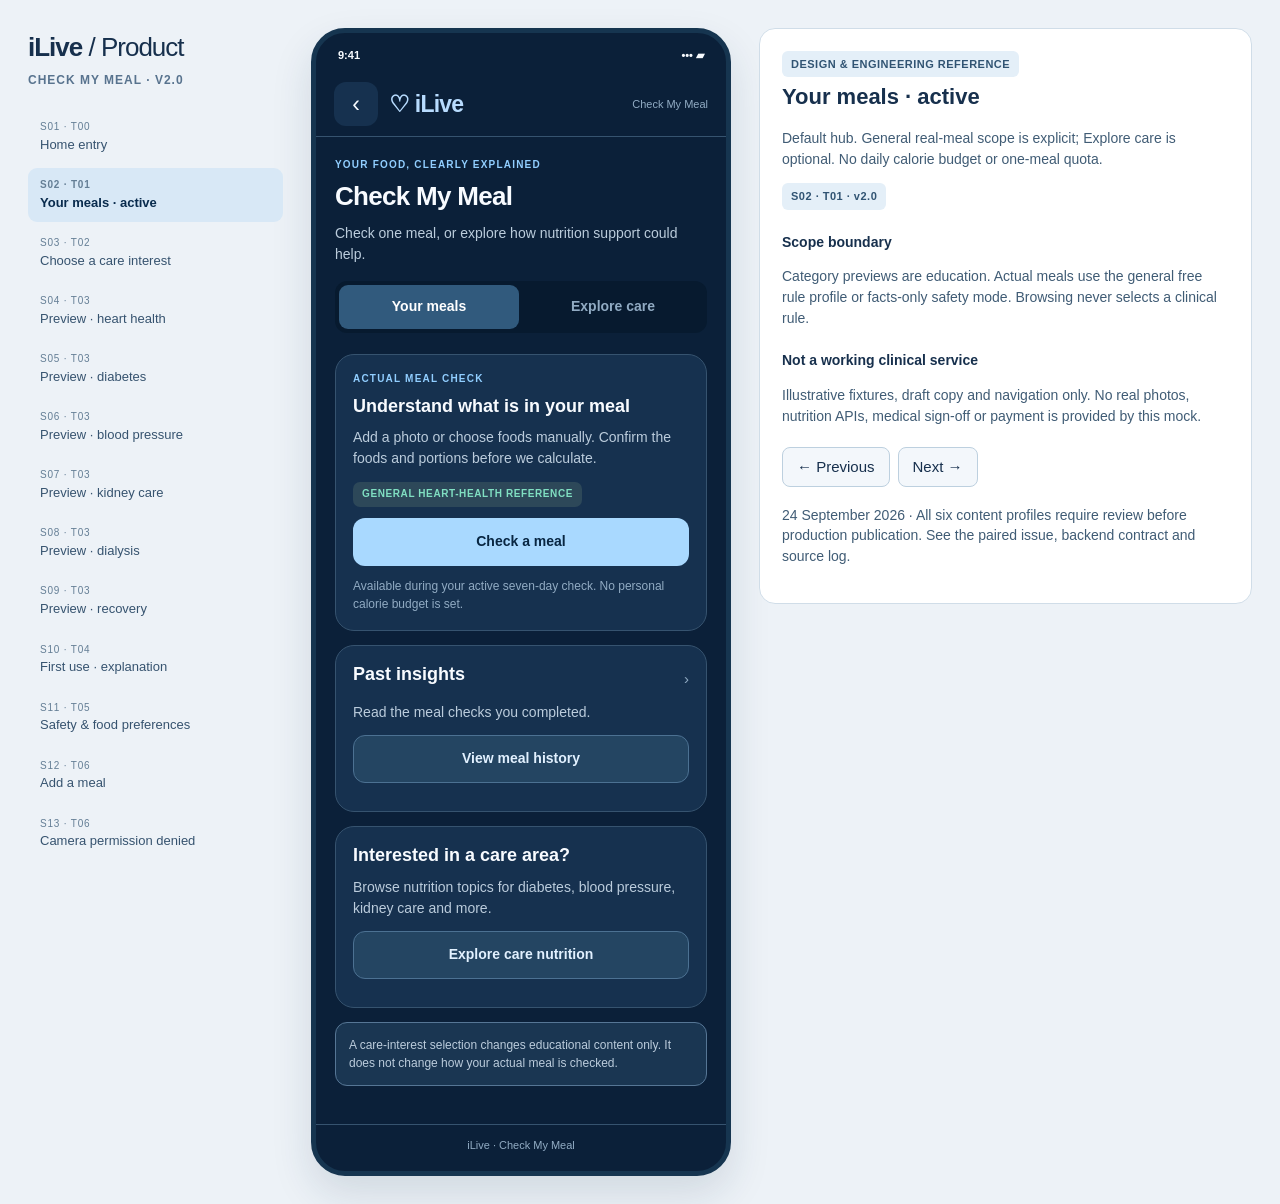
<file: index.html>
<!doctype html><html lang="en"><head><meta charset="utf-8"><meta name="viewport" content="width=device-width, initial-scale=1"><title>iLive · Check My Meal v2.0</title><style>
:root{--bg:#0b2039;--card:#16314f;--raised:#214160;--ink:#f8fbff;--muted:#bbccdc;--dim:#91abc3;--line:#36536f;--blue:#91ceff;--mint:#80dfc2;--amber:#ffdc91;--red:#ffb3b7}
*{box-sizing:border-box}body{margin:0;background:#edf2f7;color:#17304d;font-family:Arial,Helvetica,sans-serif;font-size:15px;line-height:1.48}button,input,select{font:inherit}button{cursor:pointer}button:focus-visible,input:focus-visible,select:focus-visible{outline:3px solid #61c7ff;outline-offset:3px} .shell{max-width:1360px;margin:auto;padding:28px;display:grid;grid-template-columns:255px 420px minmax(250px,1fr);gap:28px;align-items:start} .side{position:sticky;top:20px;max-height:94vh;overflow:auto}.brand{font-size:26px;font-weight:800;letter-spacing:-1px}.edition{font-size:12px;font-weight:700;letter-spacing:1px;color:#58738e;text-transform:uppercase;margin:6px 0 20px}.navbtn{display:block;width:100%;text-align:left;padding:10px 12px;border:0;border-radius:9px;background:transparent;color:#36536f;font-size:13px;margin-bottom:4px}.navbtn.active{background:#d8e8f6;color:#092b4d;font-weight:700}.navbtn span{font-size:10px;display:block;letter-spacing:.8px;color:#647e95}.panel{border:1px solid #d0dde8;border-radius:16px;padding:22px;background:#fff}.panel h2{font-size:22px;margin:4px 0 10px}.panel h3{margin-top:22px;font-size:14px}.panel p{font-size:14px;color:#405c75}.tag{display:inline-block;padding:5px 9px;border-radius:6px;background:#e4eff8;color:#315473;font-size:11px;font-weight:700;letter-spacing:.5px}.right{position:sticky;top:24px}.controls{display:flex;gap:8px;margin-top:20px}.controls button{min-height:40px;padding:8px 14px;border:1px solid #bdd0df;background:#f3f7fb;border-radius:8px;color:#17304d}
.phone{background:var(--bg);color:var(--ink);border:5px solid #163550;border-radius:34px;overflow:hidden;width:420px;min-height:880px;box-shadow:0 18px 40px #16314f22}.status{padding:14px 22px 9px;display:flex;justify-content:space-between;font-weight:700;font-size:11px}.appbar{display:flex;align-items:center;gap:11px;padding:10px 18px;border-bottom:1px solid var(--line);min-height:58px}.logomark{font-size:23px;letter-spacing:-.8px;font-weight:700;color:#b8dcff}.sub{font-size:11px;color:var(--dim);margin-left:auto}.back{display:inline-flex;align-items:center;justify-content:center;border:0;border-radius:12px;background:var(--card);color:var(--ink);width:44px;height:44px;font-size:23px;flex-shrink:0}.body{padding:21px 19px 24px;min-height:713px}.body h1{font-size:26px;line-height:1.18;letter-spacing:-.7px;margin:8px 0 11px}.body h2{font-size:18px;line-height:1.3;margin:0 0 9px}.body p{margin:7px 0 12px;font-size:14px;color:var(--muted);line-height:1.5}.eyebrow{font-size:10px;letter-spacing:1.2px;text-transform:uppercase;font-weight:800;color:var(--blue);margin-bottom:8px}.caption{font-size:12px!important;color:var(--dim)!important;line-height:1.5!important}.card{background:var(--card);border:1px solid var(--line);padding:17px;border-radius:19px;margin:14px 0}.card.soft{background:#133847;border-color:#32735f}.card.warn{background:#3a3440;border-color:#927647}.card.error{background:#402e41;border-color:#965965}.card p:last-child{margin-bottom:0}.row{display:flex;align-items:center;justify-content:space-between;gap:10px}.chips{display:flex;flex-wrap:wrap;gap:7px;margin-top:12px}.chip{display:inline-block;background:#2b4a68;color:#d3e9ff;padding:6px 10px;border-radius:20px;font-size:12px;font-weight:700}.pill{display:inline-block;background:#2d4859;color:var(--mint);padding:5px 9px;border-radius:7px;font-size:10px;font-weight:800;letter-spacing:.6px}.previewlabel{display:inline-block;background:#5b4825;color:#ffe0a4;font-weight:800;font-size:10px;letter-spacing:.7px;padding:7px 9px;border-radius:8px}.tabs{display:flex;padding:4px;background:#071a2f;border-radius:12px;gap:4px;margin:16px 0 21px}.tabs button{width:50%;border:0;background:transparent;color:var(--dim);border-radius:9px;min-height:44px;font-size:14px;font-weight:700}.tabs button.sel{background:#315a7d;color:#fff}.btn{width:100%;min-height:48px;display:flex;align-items:center;justify-content:center;border:0;border-radius:12px;background:#a9d9ff;color:#082642;font-size:14px;font-weight:800;padding:12px 14px;margin:11px 0;line-height:1.25;text-align:center}.btn.secondary{background:#244562;color:#e2f1ff;border:1px solid #4c7192}.btn.link{background:transparent;color:var(--blue);border:0;margin:3px 0}.btn:disabled{background:#2b3d51;color:#91a2b4;cursor:not-allowed;border:1px solid #435970}.textbtn{border:0;background:transparent;color:var(--blue);min-height:44px;padding:5px 0;font-size:12px;font-weight:700}.divider{height:1px;background:var(--line);margin:15px 0}.listrow{padding:12px 0;border-top:1px solid var(--line)}.listrow:first-child{border:0;padding-top:0}.listrow strong{font-size:14px;line-height:1.35;display:block}.listrow small{display:block;color:var(--muted);font-size:12px;margin-top:4px}.num{border-radius:9px;background:#294c6c;min-width:28px;height:28px;display:flex;align-items:center;justify-content:center;font-size:12px;color:var(--blue)}.topic{display:flex;gap:10px;align-items:flex-start;margin:14px 0;font-size:14px;line-height:1.45;color:#e3edf8}.topic .num{margin-top:0}.notice{padding:13px;border:1px solid #567695;border-radius:12px;background:#1a3652;color:var(--muted);font-size:12px;line-height:1.5;margin:14px 0}.bottom{font-size:11px;color:var(--dim);text-align:center;padding:12px 16px 18px;border-top:1px solid var(--line)}.home-strip{padding:13px;border:1px dashed #526a80;border-radius:12px;color:var(--dim);font-size:13px;margin:13px 0}.feature{border:1px solid #71b4de;background:#16425c}.roundicon{height:44px;width:44px;border-radius:13px;background:#2c5a76;display:flex;align-items:center;justify-content:center;font-size:20px}.topicsbutton{width:100%;border:1px solid var(--line);background:var(--card);color:var(--ink);border-radius:14px;padding:13px 14px;text-align:left;margin:8px 0;min-height:64px}.topicsbutton strong{display:block;font-size:14px}.topicsbutton small{display:block;color:var(--dim);font-size:11px;margin-top:3px}.field{margin:17px 0}.field label{display:block;font-size:14px;font-weight:700;margin-bottom:8px}.field input,.field select{width:100%;padding:12px;border-radius:10px;border:1px solid #5b7691;background:#122c46;color:#fff;min-height:46px;font-size:14px}.options{display:flex;flex-wrap:wrap;gap:7px}.opt{min-height:44px;min-width:44px;border:1px solid #597490;border-radius:9px;padding:9px 11px;background:#16314f;color:#c9d9e9;font-size:12px}.opt.chosen{background:#345e76;border-color:#9ad7ec;color:white}.checkline{display:flex;gap:9px;align-items:flex-start;font-size:13px;margin:14px 0;color:#d5e4f1}.checkline input{width:20px;height:20px;flex-shrink:0}.progress-ring{width:90px;height:90px;border:8px solid #2a4b68;border-right-color:#85cfff;border-top-color:#85cfff;border-radius:50%;margin:28px auto}.center{text-align:center}.metric{display:flex;align-items:center;justify-content:space-between;gap:10px;border-top:1px solid var(--line);padding:12px 0;font-size:13px}.metric:first-child{border:0}.metric strong{font-size:16px;white-space:nowrap}.metric small{display:block;color:var(--dim);font-size:11px;margin-top:3px}.fixture{background:#173347;border:1px dashed #587893;border-radius:8px;color:#bfdbed;padding:8px 10px;font-size:10px;margin:9px 0}.twobtn{display:grid;grid-template-columns:1fr 1fr;gap:8px}.twobtn .btn{margin:5px 0}.fooddisc{height:48px;width:48px;flex-shrink:0;border-radius:14px;background:#385366;color:#b7dcf0;display:flex;align-items:center;justify-content:center;font-weight:700;font-size:16px}.tone-amber{color:var(--amber)}.tick{color:var(--mint);font-size:17px}.muted{color:var(--dim)}.infoline{font-size:12px;line-height:1.5;color:var(--muted);margin:8px 0}.fine{font-size:10px;color:#627c92;margin-top:18px}.fieldlegend{font-size:12px;color:var(--dim);margin-top:4px}
@media(max-width:1100px){.shell{grid-template-columns:210px 420px}.right{grid-column:1/-1;position:static}.side{max-height:90vh}}@media(max-width:710px){.shell{display:block;padding:12px}.side{position:static;max-height:190px;margin-bottom:20px}.phone{width:min(420px,100%);margin:auto}.right{margin-top:20px}.panel{padding:16px}} .render .shell{display:block;padding:0;max-width:none}.render .side,.render .right{display:none}.render .phone{box-shadow:none}.render{background:white}
</style></head><body><main class="shell"><aside class="side"><div class="brand">iLive<span style="font-weight:400"> / Product</span></div><div class="edition">Check My Meal · v2.0</div><nav id="nav" aria-label="Review scenarios"></nav></aside><section class="phone" id="phone" aria-label="Mobile screen preview"><div class="status"><span>9:41</span><span>•••  ▰</span></div><div class="appbar"><button class="back" aria-label="Back to hub" onclick="show('hub')">‹</button><span class="logomark">♡ iLive</span><span class="sub">Check My Meal</span></div><div class="body" id="screen"></div><div class="bottom">iLive · Check My Meal</div></section><aside class="right panel"><span class="tag">DESIGN & ENGINEERING REFERENCE</span><h2 id="reviewtitle"></h2><p id="reviewnote"></p><div class="tag" id="reviewid"></div><h3>Scope boundary</h3><p>Category previews are education. Actual meals use the general free rule profile or facts-only safety mode. Browsing never selects a clinical rule.</p><h3>Not a working clinical service</h3><p>Illustrative fixtures, draft copy and navigation only. No real photos, nutrition APIs, medical sign-off or payment is provided by this mock.</p><div class="controls"><button onclick="step(-1)">← Previous</button><button onclick="step(1)">Next →</button></div><p class="fine">24 September 2026 · All six content profiles require review before production publication. See the paired issue, backend contract and source log.</p></aside></main><script>
const PROFILES=[{"id": "longevity", "title": "Heart health & prevention", "sourceLabel": "Longevity and prevention", "keys": ["satfat", "fiber", "sugar", "sodium"], "labels": ["Saturated fat", "Fibre", "Free sugars", "Salt (sodium)"], "lead": "Explore the food topics considered in heart-health nutrition support.", "topics": ["Food composition and everyday eating patterns", "Fibre sources and the types of fat in a meal", "How food preferences can shape an individual plan"], "caution": "This preview is not a personal diet or a judgement of your meal.", "contentVersion": "2.0-draft", "clinicalStatus": "PENDING_APPROVAL", "productionEnabled": false, "mode": "CARE_PREVIEW", "diagnosisEffect": "NONE", "enrolmentEffect": "NONE", "analysisRuleEffect": "NONE", "source": "S02: FRX_RULES.longevity", "labelsStatus": "PROPOSED_EDITORIAL_ALIGNMENT", "benefitText": "Review the nutrition benefits included in available iLive Care plans. Individual support depends on the plan and clinical assessment.", "sections": ["PREVIEW_HEADER", "NUTRIENT_TOPICS", "TOPICS_TO_DISCUSS", "IMPORTANT_CONTEXT", "HOW_TARGETS_ARE_SET", "CARE_ACTION"]}, {"id": "diabetes", "title": "Diabetes", "sourceLabel": "Diabetes", "keys": ["carb", "sugar", "fiber", "protein"], "labels": ["Carbohydrate", "Free sugars", "Fibre", "Protein"], "lead": "Explore what nutrition support for diabetes can consider.", "topics": ["Carbohydrate amounts and meal patterns", "The role of fibre and protein in the meal", "How medicines, preferences and other conditions inform individual advice"], "caution": "This preview does not predict your glucose response or advise a medicine change.", "contentVersion": "2.0-draft", "clinicalStatus": "PENDING_APPROVAL", "productionEnabled": false, "mode": "CARE_PREVIEW", "diagnosisEffect": "NONE", "enrolmentEffect": "NONE", "analysisRuleEffect": "NONE", "source": "S02: FRX_RULES.diabetes", "labelsStatus": "PROPOSED_EDITORIAL_ALIGNMENT", "benefitText": "Review the nutrition benefits included in available iLive Care plans. Individual support depends on the plan and clinical assessment.", "sections": ["PREVIEW_HEADER", "NUTRIENT_TOPICS", "TOPICS_TO_DISCUSS", "IMPORTANT_CONTEXT", "HOW_TARGETS_ARE_SET", "CARE_ACTION"]}, {"id": "hypertension", "title": "High blood pressure", "sourceLabel": "High blood pressure", "keys": ["sodium", "satfat", "potassium"], "labels": ["Salt (sodium)", "Saturated fat", "Potassium"], "lead": "Explore the food topics considered in blood-pressure care.", "topics": ["Salt sources in meals and packaged foods", "Food choices, preparation and overall eating pattern", "Other health conditions and medicines considered together"], "caution": "Do not interpret a nutrient topic as an instruction to increase or restrict it.", "contentVersion": "2.0-draft", "clinicalStatus": "PENDING_APPROVAL", "productionEnabled": false, "mode": "CARE_PREVIEW", "diagnosisEffect": "NONE", "enrolmentEffect": "NONE", "analysisRuleEffect": "NONE", "source": "S02: FRX_RULES.hypertension", "labelsStatus": "PROPOSED_EDITORIAL_ALIGNMENT", "benefitText": "Review the nutrition benefits included in available iLive Care plans. Individual support depends on the plan and clinical assessment.", "sections": ["PREVIEW_HEADER", "NUTRIENT_TOPICS", "TOPICS_TO_DISCUSS", "IMPORTANT_CONTEXT", "HOW_TARGETS_ARE_SET", "CARE_ACTION"]}, {"id": "ckd", "title": "Kidney care · not on dialysis", "sourceLabel": "Kidney disease", "keys": ["potassium", "phosphorus", "sodium", "protein"], "labels": ["Potassium", "Phosphate", "Salt (sodium)", "Protein"], "lead": "See why kidney nutrition support needs individual review.", "topics": ["The kidney-care context and available clinical information", "Protein, mineral and salt topics considered together", "How an individual plan differs from a general food list"], "caution": "No protein, mineral or fluid limit is prescribed in this preview. Follow your own care team’s advice.", "contentVersion": "2.0-draft", "clinicalStatus": "PENDING_APPROVAL", "productionEnabled": false, "mode": "CARE_PREVIEW", "diagnosisEffect": "NONE", "enrolmentEffect": "NONE", "analysisRuleEffect": "NONE", "source": "S02: FRX_RULES.ckd", "labelsStatus": "PROPOSED_EDITORIAL_ALIGNMENT", "benefitText": "Review the nutrition benefits included in available iLive Care plans. Individual support depends on the plan and clinical assessment.", "sections": ["PREVIEW_HEADER", "NUTRIENT_TOPICS", "TOPICS_TO_DISCUSS", "IMPORTANT_CONTEXT", "HOW_TARGETS_ARE_SET", "CARE_ACTION"]}, {"id": "ckdDialysis", "title": "Kidney care · dialysis", "sourceLabel": "Kidney disease on dialysis", "keys": ["potassium", "phosphorus", "protein", "sodium"], "labels": ["Potassium", "Phosphate", "Protein", "Salt (sodium)"], "lead": "Explore nutrition support in the context of dialysis care.", "topics": ["Dialysis context and the person’s nutritional needs", "Protein and mineral topics reviewed together", "Meal preferences and prescribed instructions considered in one plan"], "caution": "This preview does not change medicines, binder timing, fluid limits or your prescribed diet.", "contentVersion": "2.0-draft", "clinicalStatus": "PENDING_APPROVAL", "productionEnabled": false, "mode": "CARE_PREVIEW", "diagnosisEffect": "NONE", "enrolmentEffect": "NONE", "analysisRuleEffect": "NONE", "source": "S02: FRX_RULES.ckdDialysis", "labelsStatus": "PROPOSED_EDITORIAL_ALIGNMENT", "benefitText": "Review the nutrition benefits included in available iLive Care plans. Individual support depends on the plan and clinical assessment.", "sections": ["PREVIEW_HEADER", "NUTRIENT_TOPICS", "TOPICS_TO_DISCUSS", "IMPORTANT_CONTEXT", "HOW_TARGETS_ARE_SET", "CARE_ACTION"]}, {"id": "recovery", "title": "Recovery after hospital care", "sourceLabel": "Recovery after surgery or hospital", "keys": ["protein", "kcal", "fiber"], "labels": ["Protein", "Calories", "Fibre"], "lead": "Explore the role of nutrition support during recovery.", "topics": ["Food intake, appetite and the recovery context", "Protein, energy and everyday meal choices", "Other conditions and discharge instructions considered together"], "caution": "Recovery needs individual assessment. This is not a rehabilitation or post-surgery prescription.", "contentVersion": "2.0-draft", "clinicalStatus": "PENDING_APPROVAL", "productionEnabled": false, "mode": "CARE_PREVIEW", "diagnosisEffect": "NONE", "enrolmentEffect": "NONE", "analysisRuleEffect": "NONE", "source": "S02: FRX_RULES.recovery", "labelsStatus": "PROPOSED_EDITORIAL_ALIGNMENT", "benefitText": "Review the nutrition benefits included in available iLive Care plans. Individual support depends on the plan and clinical assessment.", "sections": ["PREVIEW_HEADER", "NUTRIENT_TOPICS", "TOPICS_TO_DISCUSS", "IMPORTANT_CONTEXT", "HOW_TARGETS_ARE_SET", "CARE_ACTION"]}]; const SCENARIOS=[{"id": "S01", "title": "Home entry", "view": "home", "template": "T00", "note": "Keep the existing Home hierarchy. Only the Check My Meal entry is revised; adjacent modules are unchanged."}, {"id": "S02", "title": "Your meals · active", "view": "hub", "template": "T01", "note": "Default hub. General real-meal scope is explicit; Explore care is optional. No daily calorie budget or one-meal quota."}, {"id": "S03", "title": "Choose a care interest", "view": "picker", "template": "T02", "note": "Browsing only. Six draft categories demonstrate capability, not launch approval. Do not write selected interest to the clinical record."}, {"id": "S04", "title": "Preview · heart health", "view": "preview:longevity", "template": "T03", "note": "One preview template. Every visible section belongs to this category and is labelled as education, not a personal diet."}, {"id": "S05", "title": "Preview · diabetes", "view": "preview:diabetes", "template": "T03", "note": "Category content changes, but the real-meal engine does not. A visible Your meals tab leads back to general checking."}, {"id": "S06", "title": "Preview · blood pressure", "view": "preview:hypertension", "template": "T03", "note": "Three nutrient topics are supplied for this source profile. Do not force every category to show four chips."}, {"id": "S07", "title": "Preview · kidney care", "view": "preview:ckd", "template": "T03", "note": "No specific mineral/protein/fluid limits or blanket food prescription. Do not mix this preview with a real-meal verdict."}, {"id": "S08", "title": "Preview · dialysis", "view": "preview:ckdDialysis", "template": "T03", "note": "Separate content identity from non-dialysis. No medication/binder timing or personal treatment advice is published here."}, {"id": "S09", "title": "Preview · recovery", "view": "preview:recovery", "template": "T03", "note": "Recovery is a draft content category, not automatic recovery-programme enrolment or rehabilitation advice."}, {"id": "S10", "title": "First use · explanation", "view": "consent", "template": "T04", "note": "Shown before creating a real check. Consent text needs Privacy approval. Informational previews do not require image processing."}, {"id": "S11", "title": "Safety & food preferences", "view": "safety", "template": "T05", "note": "All six source fields remain explicit. This long page scrolls. No missing answer defaults to No/None; factual safety mode is derived by the server."}, {"id": "S12", "title": "Add a meal", "view": "input", "template": "T06", "note": "Camera, gallery and manual entry plus an editable meal slot. This review mock never uploads a real image."}, {"id": "S13", "title": "Camera permission denied", "view": "permission", "template": "T06", "note": "Permission state variant, not a new nutrition flow. Offer gallery/manual routes and native settings guidance."}, {"id": "S14", "title": "Manual food catalogue", "view": "search", "template": "T07", "note": "Approved searchable preparation records. Search/add/edit interactions need existing catalogue identifiers, not model-created nutrient values."}, {"id": "S15", "title": "Food & portion editor", "view": "editor", "template": "T08", "note": "Update preparation/quantity from governed choices. Confirmation is invalidated by every edit; no zero or missing portion."}, {"id": "S16", "title": "Recognition in progress", "view": "progress", "template": "T09", "note": "Identity/portion candidates only. Cancellation terminates work. No clinician-review wording; no nutrient verdict before confirmation."}, {"id": "S17", "title": "Confirmation · unresolved", "view": "confirm-unresolved", "template": "T10", "note": "An unresolved item disables calculation. User must map, replace or explicitly remove it. No guess or silent omission."}, {"id": "S18", "title": "Confirmation · ready", "view": "confirm", "template": "T10", "note": "Explicit confirmation required even with high-confidence image recognition. One server revision produces one immutable result."}, {"id": "S19", "title": "General meal result", "view": "result", "template": "T11", "note": "Illustrative numeric fixture, not a real meal. Server supplies all rows and observations; preview category is absent from the analysis context."}, {"id": "S20", "title": "Nutrient facts only", "view": "facts", "template": "T11", "note": "Same result template, safety variant. No targets, traffic lights, suitability judgement, suggestions or glucose-impact category."}, {"id": "S21", "title": "Meal history", "view": "history", "template": "T12", "note": "Only completed checks. Multiple entries in one meal slot are allowed; these are not proof of consumption or a daily intake total."}, {"id": "S22", "title": "Historical result detail", "view": "historical", "template": "T11", "note": "Original result and original context. Changing browsing category or current rules never rewrites history. Edit creates a new authorised draft."}, {"id": "S23", "title": "Free analysis ended", "view": "expired", "template": "T13", "note": "New camera/gallery/manual analysis is locked. History and approved care previews remain readable. No timer restart from browsing/purchase."}, {"id": "S24", "title": "Preview · paid order pending", "view": "pending", "template": "T03", "note": "Commercial state variant. Replace Explore plans with Track activation; preview selection cannot create a second primary order."}, {"id": "S25", "title": "Preview content unavailable", "view": "unavailable", "template": "T03", "note": "No stale revoked, partial or unrelated-category content. Other permitted activities remain available. Unknown required blocks fail safely."}, {"id": "S26", "title": "Meal recognition failure", "view": "error", "template": "T09", "note": "No sample-meal substitution. Retry/manual recovery uses the original attempt deadline. A new draft requires new authorisation."}, {"id": "S27", "title": "Empty meal history", "view": "empty", "template": "T12", "note": "History empty state; no fabricated examples in personal records. Illustrative review fixtures are not production records."}]; let current='hub', chosen='diabetes', expired=false, demoFactsOnly=false;
const B=(text,view,type='')=>`<button class="btn ${type}" onclick="show('${view}')">${text}</button>`;
const C=(s,cl='')=>`<section class="card ${cl}">${s}</section>`;
const N=s=>`<div class="notice">${s}</div>`;
const E=s=>`<div class="eyebrow">${s}</div>`;
const T=which=>`<div class="tabs" role="tablist" aria-label="Meal feature activities"><button role="tab" aria-selected="${which==='meal'}" class="${which==='meal'?'sel':''}" onclick="show('hub')">Your meals</button><button role="tab" aria-selected="${which==='care'}" class="${which==='care'?'sel':''}" onclick="show('preview:'+chosen)">Explore care</button></div>`;
const F=()=>'<div class="fixture">ILLUSTRATIVE REVIEW FIXTURE · NOT A REAL MEAL RESULT</div>';
const rows=(facts=false)=>[['Calories','640','kcal','General lunch reference: 700 kcal'],['Carbohydrate','76','g','Above general reference'],['Protein','24','g','Below general reference'],['Fibre','8','g','Below general reference'],['Total fat','26.7','g','Estimated amount; not a scored row'],['Saturated fat','5','g','Within general reference'],['Free sugars','3','g','Within general reference'],['Sodium','480','mg','Within general reference']].map(([n,v,u,a])=>`<div class="metric"><div>${n}${facts?'':`<small>${a}</small>`}</div><strong>${v} <span style="font-size:11px;font-weight:400">${u}</span></strong></div>`).join('');
const food=(title,sub,act='editor',unresolved=false)=>`<div class="listrow row"><div class="fooddisc">${unresolved?'?':'◌'}</div><div style="flex:1"><strong>${title}</strong><small>${sub}</small></div><button class="textbtn" onclick="show('${act}')">${unresolved?'Choose':'Edit'}</button></div>`;
function preview(id,pending=false){chosen=id;let p=PROFILES.find(x=>x.id===id);return `<h1>Check My Meal</h1>${T('care')}<span class="previewlabel">CARE PREVIEW · NOT YOUR PERSONAL DIET</span><div class="row" style="align-items:flex-start;margin-top:14px"><h1 style="font-size:24px">${p.title}</h1><button class="textbtn" onclick="show('picker')">Change topic</button></div><p>${p.lead}</p>${C(`${E('Food topics for this care area')}<div class="chips">${p.labels.map(x=>`<span class="chip">${x}</span>`).join('')}</div><p class="caption">These are topics to explore, not nutrient limits set for you.</p>`)}${C(`<h2>What support can consider</h2>${p.topics.map((x,i)=>`<div class="topic"><span class="num">${i+1}</span><span>${x}</span></div>`).join('')}`)}${C(`${E('Important context')}<p>${p.caution}</p>`,'warn')}${C(`<h2>How targets are set</h2><p>An individual plan needs your health information and clinical review. No personal calorie or nutrient target is set here.</p><p class="caption">More than one concern? An individual plan considers them together.</p>`)}${C(`<h2>${pending?'Your order is in progress':'Explore iLive Care'}</h2><p>${pending?'You can keep reading. Track your existing order instead of starting another purchase.':p.benefitText}</p>${B(pending?'Track activation':'Explore available plans',pending?'handoff:activation':'handoff:plans')}${pending?'<p class="caption">Paid care has not started. Payment alone does not mean activation.</p>':''}`)}${N('Checking your actual meal is separate. The free check uses general heart-health rules or nutrient facts only, not this preview category.')}${B('Go to Your meals','hub','secondary')}`}
function content(view){
 if(view.startsWith('preview:'))return preview(view.split(':')[1]);
 switch(view){
 case 'home':return `${E('Free Heart Health Check')}<h1>Your day</h1><span class="pill">DAY 3 OF 7</span><div class="home-strip">Existing care support and assessment sections remain unchanged.</div>${C(`<div class="row"><div class="roundicon">◉</div><div style="flex:1"><h2>Check My Meal</h2><p>Understand your meal. Explore nutrition support.</p></div></div>${B('Open Check My Meal','hub')}`,'feature')}<div class="home-strip">Your Diet — unchanged by this feature</div><div class="home-strip">Other Home activities and services — existing destinations</div>${N('Review focus: only the Check My Meal card and its associated journey are updated.')}`;
 case 'hub':return `${E('Your food, clearly explained')}<h1>Check My Meal</h1><p>Check one meal, or explore how nutrition support could help.</p>${T('meal')}${C(`${E('Actual meal check')}<h2>Understand what is in your meal</h2><p>Add a photo or choose foods manually. Confirm the foods and portions before we calculate.</p><span class="pill">GENERAL HEART-HEALTH REFERENCE</span>${B('Check a meal','consent')}<p class="caption">Available during your active seven-day check. No personal calorie budget is set.</p>`)}${C(`<div class="row"><h2>Past insights</h2><span class="muted">›</span></div><p>Read the meal checks you completed.</p>${B('View meal history','history','secondary')}`)}${C(`<h2>Interested in a care area?</h2><p>Browse nutrition topics for diabetes, blood pressure, kidney care and more.</p>${B('Explore care nutrition','picker','secondary')}`)}${N('A care-interest selection changes educational content only. It does not change how your actual meal is checked.')}`;
 case 'picker':return `${E('Explore care · optional')}<h1>What would you like to explore?</h1><p>Choose a subject to see its nutrition preview. This does not diagnose or enrol you.</p>${PROFILES.map(p=>`<button class="topicsbutton" onclick="show('preview:${p.id}')"><div class="row"><div><strong>${p.title}</strong><small>Educational care preview</small></div><span>›</span></div></button>`).join('')}${B('Not sure · explore heart health','preview:longevity','secondary')}${B('Skip · check an actual meal','hub','link')}`;
 case 'consent':return `${E('Before your first meal check')}<h1>Know what to expect</h1><p>This is an automated estimate, not a personal diet plan or a dietitian review.</p>${C(`<div class="topic"><span class="num">1</span><span>Add a photo or choose foods manually.</span></div><div class="topic"><span class="num">2</span><span>Confirm the foods, portions and preparation. Recognition can be wrong.</span></div><div class="topic"><span class="num">3</span><span>Receive estimated facts and permitted general guidance.</span></div>`)}${N('Photos are processed through iLive’s service and held temporarily for this check. They are not retained in the completed meal record by default. The approved privacy notice gives the details.')}${C('<h2>Separate from care previews</h2><p>The category you browse does not personalise your actual meal result.</p>')}<label class="checkline"><input id="consentBox" type="checkbox" onchange="document.getElementById('consentNext').disabled=!this.checked"><span>I understand the limits and agree to the approved processing notice.</span></label><button id="consentNext" class="btn" disabled onclick="show('safety')">Continue</button>${B('Not now','hub','link')}<p class="caption">Review mock: consent wording is a draft pending Privacy approval.</p>`;
 case 'safety':return `${E('Actual meal check · safeguards')}<h1>Food preferences & care needs</h1><p>These answers help us decide whether to show general guidance or nutrient facts only.</p>${safetyField('Diet preference',['Vegetarian','Eggetarian','Non-vegetarian','Vegan'])}${safetyField('Allergies or intolerances',['None','Nuts','Milk','Egg','Soy','Gluten','Seafood','Other'],true)}${safetyField('Kidney disease or dialysis?',['Yes','No','Not sure'])}${safetyField('Insulin or sulfonylurea medicine?',['Yes','No','Not sure'])}${safetyField('Clinician-prescribed special diet?',['Yes','No','Not sure'])}${safetyField('Pregnant or breastfeeding?',['Yes','No','Not applicable','Prefer not to say'])}${N('An unanswered question is not “No”. Browsing a kidney or diabetes preview does not answer these questions for you.')}<button id="safeNext" class="btn" disabled onclick="show('input')">Continue</button><p class="caption">In production, every required answer is validated by the service. This demo does not store health information.</p>`;
 case 'input':return `${E('Your meals · general reference')}<h1>Add a meal</h1><p>One meal at a time. You will confirm everything before calculation.</p><div class="field"><label for="slot">Meal slot</label><select id="slot"><option>Breakfast</option><option selected>Lunch</option><option>Snack</option><option>Dinner</option></select><div class="fieldlegend">Suggested from India-local time. You can change it.</div></div>${C(`<h2>Choose how to add food</h2>${B('Take a photo','progress')}${B('Choose from gallery','progress','secondary')}${B('Enter foods manually','search','secondary')}<p class="caption">For photos: one meal, good light, the full plate visible.</p>`)}${N('No personal targets or care-category verdict will be applied to this free check.')}${B('Review permission-denied state','permission','link')}`;
 case 'permission':return `${E('Camera access')}<h1>Camera permission is off</h1><p>You can still check a meal without using the camera.</p>${C(`<h2>Choose another way</h2>${B('Enter foods manually','search')}${B('Choose from gallery','progress','secondary')}`)}${N('To take a photo, enable camera permission in your phone’s settings. In the real app, this action opens native settings.')}${B('Open settings · demo','input','secondary')}${B('Back to meal input','input','link')}`;
 case 'search':return `${E('Approved food catalogue')}<h1>Find a food</h1><p>Choose the matching food and preparation. Then confirm your portion.</p><div class="field"><label for="foodSearch">Search food or preparation</label><input id="foodSearch" placeholder="For example, cooked rice" oninput="filterFoods(this.value)"></div>${C(`<div id="foodResults">${food('Cooked rice','Select preparation and portion')}${food('Whole-wheat roti','Select size and number')}${food('Prepared dal','Select recipe and portion')}</div><p class="caption">Illustrative catalogue entries, not production nutrient records.</p>`)}${N('Cannot find a match? Try another name or preparation. We will not invent nutrient values.')}${B('Back to input','input','secondary')}`;
 case 'editor':return `${E('Confirm food details')}<h1>Food & portion</h1><div class="fixture">EXAMPLE EDITOR · NOT A NUTRIENT DATABASE</div><div class="field"><label for="food">Food</label><input id="food" value="Cooked rice" readonly></div><div class="field"><label for="prep">Preparation</label><select id="prep"><option>Boiled, plain</option><option>Choose another catalogue preparation</option></select></div><div class="field"><label for="qty">Portion quantity</label><input id="qty" type="number" min="0.1" step="0.1" value="1"></div><div class="field"><label for="measure">Household measure</label><select id="measure"><option>1 catalogue serving</option><option>Grams (approved record)</option></select></div>${N('The service supplies the serving-to-grams mapping. Do not use a guessed household measure or default missing quantity.')}${B('Save food & review meal','confirm')}${B('Remove this item','confirm-unresolved','secondary')}`;
 case 'progress':return `${E('Actual meal check')}<h1>Identifying your food</h1><div class="progress-ring" aria-label="Recognition in progress"></div><p class="center">Looking for foods, portions and preparation.</p>${C('<h2>You stay in control</h2><p>These are suggestions to confirm—not a nutrition verdict. No clinician is reviewing this photo.</p>')}${B('Continue to sample confirmation','confirm-unresolved')}${B('Cancel analysis','hub','secondary')}<p class="caption">Demo button advances the review. Production status comes from the service; cancellation prevents a late result from being saved.</p>`;
 case 'confirm-unresolved':return `${E('Your confirmation is required')}<h1>Review your meal</h1><p>Check every food, portion and preparation.</p>${C(food('Cooked rice','1 confirmed catalogue serving')+food('Dal','1 confirmed catalogue serving')+food('Uncertain food','Choose a matching catalogue record','search',true))}${N('One item is unresolved. Replace, select or explicitly remove it before continuing.')}${B('Add a missing food','search','secondary')}<button class="btn" disabled>Resolve 1 item to calculate</button>${B('Review resolved state','confirm','link')}`;
 case 'confirm':return `${E('Mapped items · ready to confirm')}<h1>Review your meal</h1><span class="pill">LUNCH · GENERAL REFERENCE</span>${C(food('Cooked rice','Food, preparation and portion confirmed')+food('Dal','Food, preparation and portion confirmed')+food('Vegetable dish','Food, preparation and portion confirmed'))}${B('Add or change a food','search','secondary')}<label class="checkline"><input type="checkbox" id="itemsConfirmed" onchange="document.getElementById('calculate').disabled=!this.checked"><span>I confirm these foods, quantities and preparation details.</span></label><button id="calculate" class="btn" disabled onclick="show(demoFactsOnly?'facts':'result')">Confirm & check meal</button>${N('Your result is based on what you approve. Browsed care interests do not change the analysis.')}<p class="caption">Illustrative inputs. Production requires complete approved food mappings and current safeguards.</p>`;
 case 'result': case 'historical':return `${E(view==='historical'?'Original saved result':'Your meals · automatically saved')}<h1>Estimated meal insight</h1>${F()}<span class="pill">GENERAL HEART-HEALTH REFERENCE</span>${C(`<h2 class="tone-amber">A few changes could improve this meal</h2><p>Some nutrients fall outside the general lunch reference. This is not a condition-specific diet verdict.</p>`,'warn')}${C('<h2>Foods you confirmed</h2><p>Cooked rice · 1 catalogue serving<br>Dal · 1 catalogue serving<br>Vegetable dish · 1 catalogue serving</p>')}${C(`<h2>Estimated nutrition</h2>${rows(false)}`)}${C('<h2>What influenced this result</h2><p>Fibre and protein are below the general lunch references. Carbohydrate is above the general reference.</p><p class="caption">All explanations are supplied by the same approved rule version as the result.</p>')}${N('Estimated information, not a personalised diet plan. Follow any diet prescribed by your clinician.')}<p class="caption">${view==='historical'?'Original example date: 22 September 2026. No recalculation.':'Saved as a completed check. A check does not mean the food was consumed.'}</p>${B(view==='historical'?'Back to history':'View past insights','history')}${B('Explore care nutrition','picker','secondary')}${view==='historical'?(expired?'':B('Edit as a new authorised check','consent','link')):B('Done','hub','link')}`;
 case 'facts':return `${E('Your meals · safety mode')}<h1>Estimated nutrient facts</h1>${F()}${C('<h2>Facts only for this check</h2><p>Based on your safeguard answers, general meal suggestions may not be appropriate. Follow your clinician’s diet advice.</p>','soft')}${C('<h2>Confirmed example meal</h2><p>Cooked rice, dal and vegetable dish. Portions and preparation are recorded with the original check.</p>')}${C(`<h2>What was estimated</h2>${rows(true)}`)}${N('No targets, colour verdict, food-change advice or glucose-impact category are applied here.')}${B('View past insights','history')}${B('Explore care nutrition','picker','secondary')}`;
 case 'history':return `${E('Your completed checks')}<h1>Past meal insights</h1><p>Original results, kept with their original context.</p>${F()}${C(`<div class="listrow"><strong>Today · Lunch · 1:12 pm</strong><small>General heart-health reference</small>${B('Open original result','historical','secondary')}</div><div class="listrow"><strong>Today · Lunch · 12:48 pm</strong><small>Nutrient facts only</small>${B('View nutrient facts','facts','secondary')}</div><div class="listrow"><strong>Yesterday · Dinner · 8:04 pm</strong><small>General heart-health reference</small></div>`)}${N('Several checks may share a meal slot. This is a list of checks, not your total food intake or a daily calorie balance.')}${expired?N('New checks are unavailable. Your free period has ended.'):B('Check another meal','consent')}`;
 case 'expired':return `${E('Your meals · free period ended')}<h1>Your free meal checks have ended</h1><p>You can still read previous insights and explore nutrition support.</p>${C('<h2>New checks are locked</h2><p>Camera, gallery and manual analysis are no longer available through the free programme.</p>','warn')}${B('View past insights','history')}${B('Explore care nutrition','picker','secondary')}${B('Explore available plans','handoff:plans','secondary')}${N('An already-authorised check may finish only within its original deadline. Buying or browsing does not restart the free programme.')}<p class="caption">Existing eligible lab-booking report services remain governed separately.</p>`;
 case 'pending':return preview('diabetes',true);
 case 'unavailable':return `${E('Explore care')}<h1>Preview unavailable</h1><p>We cannot load an approved version of this preview right now.</p>${C('<h2>Your other options remain</h2><p>Continue with permitted meal checks or past insights. We will not substitute another category’s advice.</p>')}${B('Try again','preview:diabetes')}${B('Choose another topic','picker','secondary')}${B('Go to Your meals','hub','secondary')}`;
 case 'error':return `${E('Recognition could not complete')}<h1>We could not identify this meal</h1><p>No result has been calculated or added to history.</p>${C('<h2>Try another route</h2><p>Use a clearer photo or select the food from the approved catalogue.</p>','warn')}${B('Enter foods manually','search')}${B('Retake or choose another photo','input','secondary')}${B('Cancel this check','hub','link')}${N('Retrying uses the current attempt’s original deadline. No typical or sample meal replaces a failed analysis.')}`;
 case 'empty':return `${E('Your completed checks')}<h1>No meal insights yet</h1><p>Completed checks will appear here. Failed or cancelled attempts are not results.</p>${C('<h2>Start with one meal</h2><p>Add a photo or choose foods manually, then confirm the details.</p>')}${B('Check a meal','consent')}${B('Explore care nutrition','picker','secondary')}`;
 }
 return '<h1>Choose a review state</h1>';
}
function safetyField(title,opts,multi=false){return `<div class="field"><label>${title}</label><div class="options" data-title="${title}" data-multi="${multi}">${opts.map(x=>`<button class="opt" aria-pressed="false" onclick="chooseSafe(this)">${x}</button>`).join('')}</div></div>`;}
function chooseSafe(btn){const group=btn.parentElement,multi=group.dataset.multi==='true';if(!multi||btn.textContent==='None')group.querySelectorAll('button').forEach(x=>{x.classList.remove('chosen');x.setAttribute('aria-pressed','false')});else group.querySelectorAll('button').forEach(x=>{if(x.textContent==='None'){x.classList.remove('chosen');x.setAttribute('aria-pressed','false')}});btn.classList.toggle('chosen');btn.setAttribute('aria-pressed',btn.classList.contains('chosen'));const groups=[...document.querySelectorAll('.options')];document.getElementById('safeNext').disabled=!groups.every(g=>g.querySelector('.chosen'));const selected=title=>{const g=groups.find(g=>g.dataset.title===title);return g?.querySelector('.chosen')?.textContent||null};demoFactsOnly=['Yes','Not sure'].includes(selected('Kidney disease or dialysis?'))||['Yes','Not sure'].includes(selected('Clinician-prescribed special diet?'))||['Yes','Prefer not to say'].includes(selected('Pregnant or breastfeeding?'));}
function filterFoods(q){document.querySelectorAll('#foodResults .listrow').forEach(x=>x.style.display=x.textContent.toLowerCase().includes(q.toLowerCase())?'flex':'none');}
function review(view){expired=false;demoFactsOnly=false;show(view);} function show(view,hash=true){if(view.startsWith('handoff:')){alert(view==='handoff:plans'?'Review-only handoff: opens the existing eligible plan catalogue. No order is created in this mock.':'Review-only handoff: opens existing order/activation tracking. No subscription state changes in this mock.');return;} if(view==='expired')expired=true;if(expired&&['hub','consent','input'].includes(view))view='expired';current=view;let s=SCENARIOS.find(x=>x.view===view)||SCENARIOS[1];document.getElementById('screen').innerHTML=content(view);document.getElementById('reviewtitle').textContent=s.title;document.getElementById('reviewnote').textContent=s.note;document.getElementById('reviewid').textContent=s.id+' · '+s.template+' · v2.0';document.querySelectorAll('.navbtn').forEach(x=>x.classList.toggle('active',x.dataset.view===view));if(hash)history.replaceState(null,'','#'+encodeURIComponent(view));window.scrollTo(0,0);}
function step(n){let i=SCENARIOS.findIndex(x=>x.view===current);review(SCENARIOS[(i+n+SCENARIOS.length)%SCENARIOS.length].view);}
document.getElementById('nav').innerHTML=SCENARIOS.map(s=>`<button class="navbtn" data-view="${s.view}" onclick="review('${s.view}')"><span>${s.id} · ${s.template}</span>${s.title}</button>`).join('');
window.addEventListener('hashchange',()=>show(decodeURIComponent(location.hash.slice(1))||'hub',false));if(new URLSearchParams(location.search).has('render'))document.body.classList.add('render');show(decodeURIComponent(location.hash.slice(1))||'hub',false);
</script></body></html>
</file>
